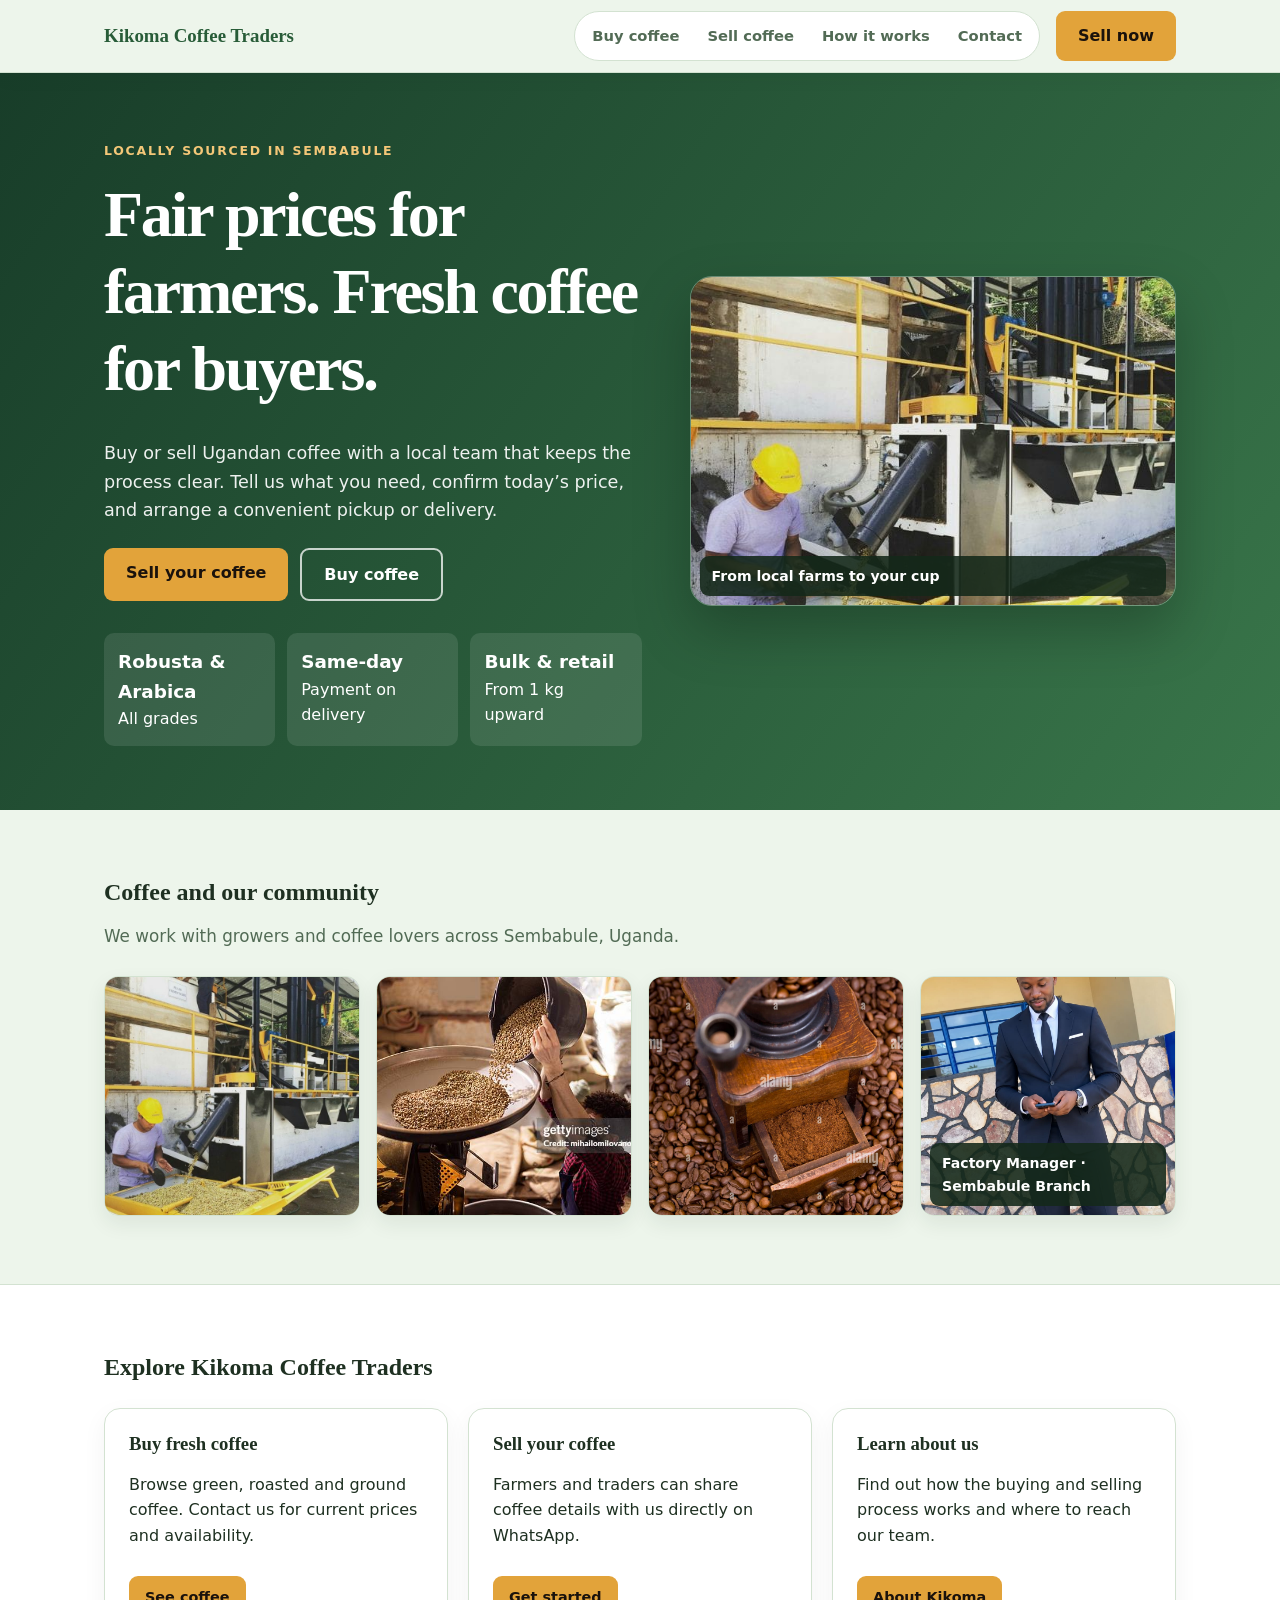
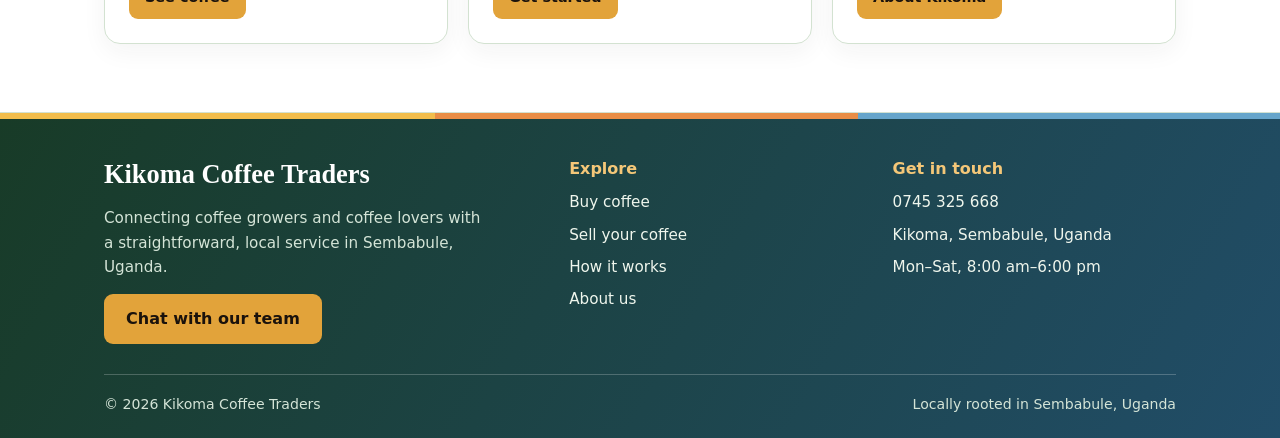
<file: index.html>
<!DOCTYPE html>
<html lang="en">
<head>
<meta charset="utf-8">
<meta name="viewport" content="width=device-width, initial-scale=1">
<meta name="description" content="Buy and sell Ugandan coffee with Kikoma Coffee Traders in Sembabule.">
<title>Kikoma Coffee Traders | Sembabule, Uganda</title>
<link rel="stylesheet" href="styles.css">
</head>
<body>
<header><div class="wrap"><nav aria-label="Main navigation">
<a class="logo" href="index.html">Kikoma Coffee Traders</a>
<ul><li><a href="buy.html">Buy coffee</a></li><li><a href="sell.html">Sell coffee</a></li><li><a href="how-it-works.html">How it works</a></li><li><a href="contact.html">Contact</a></li></ul>
<a class="btn" href="sell.html">Sell now</a>
</nav></div></header>
<main>
<div class="hero"><div class="wrap">
<div class="hero-copy"><span class="eyebrow">Locally sourced in Sembabule</span>
<h1>Fair prices for farmers. Fresh coffee for buyers.</h1>
<p>Buy or sell Ugandan coffee with a local team that keeps the process clear. Tell us what you need, confirm today’s price, and arrange a convenient pickup or delivery.</p>
<div class="cta"><a class="btn" href="sell.html">Sell your coffee</a><a class="btn alt" href="buy.html">Buy coffee</a></div>
<div class="stats"><div><b>Robusta &amp; Arabica</b>All grades</div><div><b>Same-day</b>Payment on delivery</div><div><b>Bulk &amp; retail</b>From 1 kg upward</div></div>
</div>
<figure class="hero-photo"><img src="jkk.jpg" alt="Coffee beans being handled during processing"><figcaption>From local farms to your cup</figcaption></figure>
</div></div>
<section aria-label="Coffee and our community"><div class="wrap">
<h2>Coffee and our community</h2><p class="sub">We work with growers and coffee lovers across Sembabule, Uganda.</p>
<div class="gallery">
<img src="jkk.jpg" alt="Coffee being processed at a local facility" loading="lazy">
<img src="hgmn.jpg" alt="Coffee beans being sorted" loading="lazy">
<img src="hii.jpg" alt="Traditional coffee grinder surrounded by coffee beans" loading="lazy">
<figure><img src="htyu.jpg" alt="Kikoma Coffee Traders factory manager in Sembabule" loading="lazy"><figcaption>Factory Manager · Sembabule Branch</figcaption></figure>
</div></div></section>
<section class="alt-bg"><div class="wrap"><h2>Explore Kikoma Coffee Traders</h2>
<div class="grid">
<div class="card"><h3>Buy fresh coffee</h3><p>Browse green, roasted and ground coffee. Contact us for current prices and availability.</p><a class="btn" href="buy.html">See coffee</a></div>
<div class="card"><h3>Sell your coffee</h3><p>Farmers and traders can share coffee details with us directly on WhatsApp.</p><a class="btn" href="sell.html">Get started</a></div>
<div class="card"><h3>Learn about us</h3><p>Find out how the buying and selling process works and where to reach our team.</p><a class="btn" href="about.html">About Kikoma</a></div>
</div></div></section>
</main>
<footer><div class="wrap"><div class="footer-main">
<div class="footer-brand"><h2>Kikoma Coffee Traders</h2><p>Connecting coffee growers and coffee lovers with a straightforward, local service in Sembabule, Uganda.</p><a class="btn" href="https://wa.me/256745325668">Chat with our team</a></div>
<div><h3 class="footer-title">Explore</h3><div class="footer-links"><a href="buy.html">Buy coffee</a><a href="sell.html">Sell your coffee</a><a href="how-it-works.html">How it works</a><a href="about.html">About us</a></div></div>
<div><h3 class="footer-title">Get in touch</h3><div class="footer-links"><a href="tel:+256745325668">0745 325 668</a><a href="contact.html">Kikoma, Sembabule, Uganda</a><span>Mon–Sat, 8:00 am–6:00 pm</span></div></div>
</div><div class="footer-bottom"><span>© 2026 Kikoma Coffee Traders</span><span>Locally rooted in Sembabule, Uganda</span></div></div></footer>
</body>
</html>
</file>
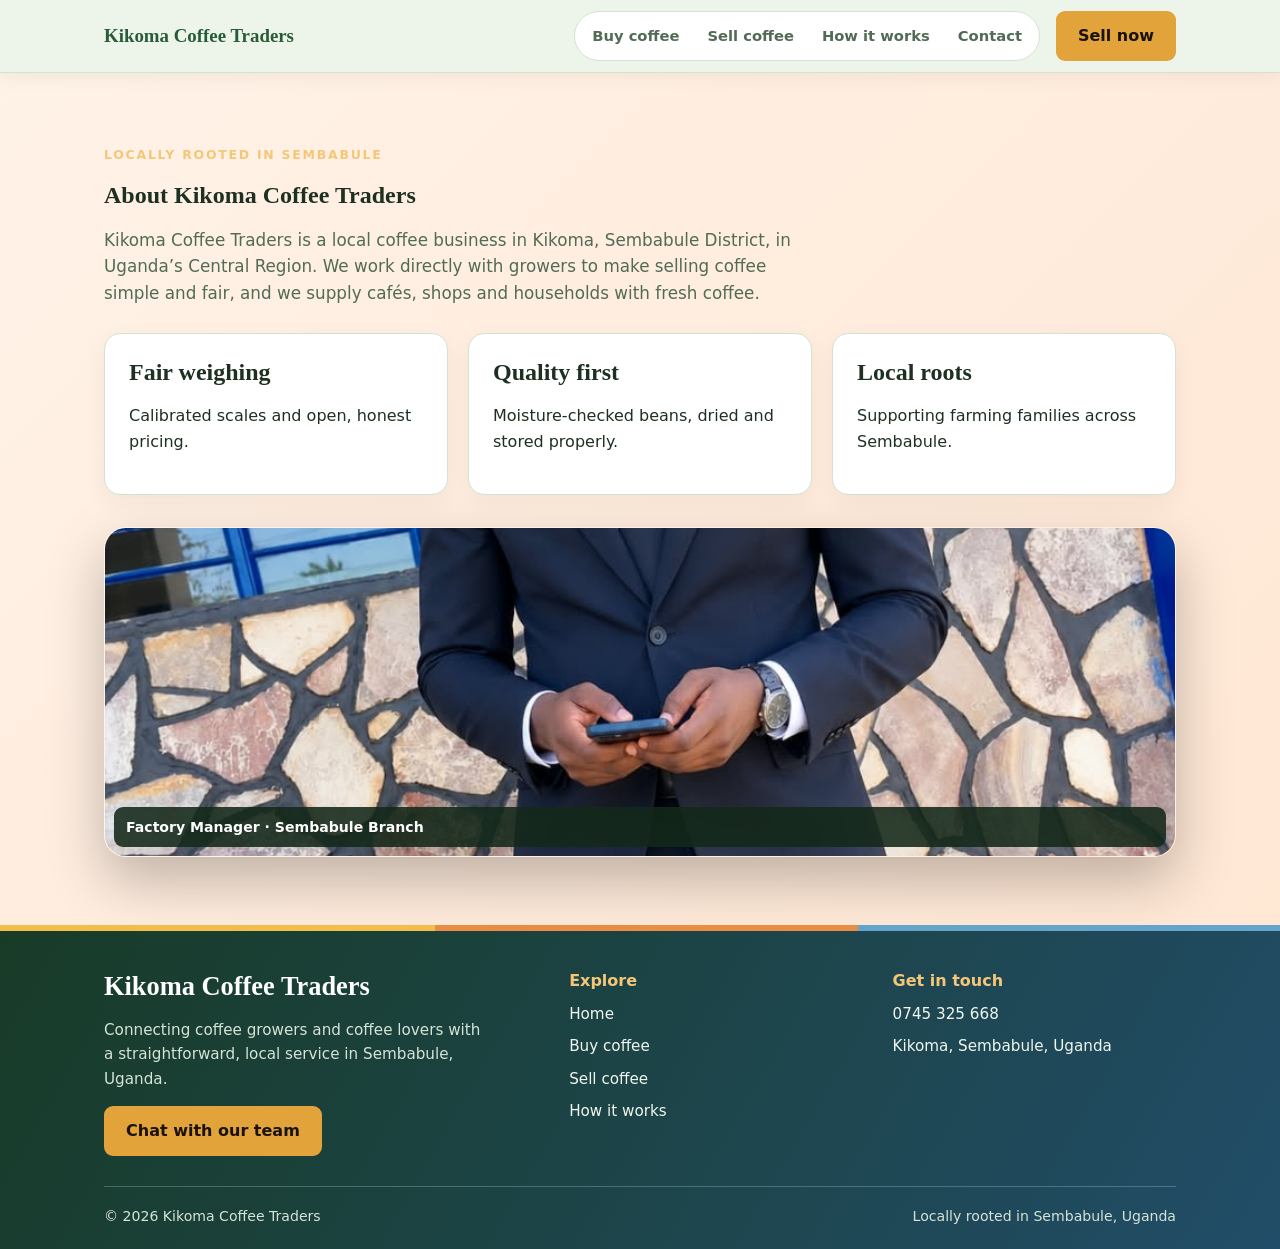
<file: about.html>
<!DOCTYPE html>
<html lang="en">
<head>
<meta charset="utf-8">
<meta name="viewport" content="width=device-width, initial-scale=1">
<title>About Us | Kikoma Coffee Traders</title>
<link rel="stylesheet" href="styles.css">
</head>
<body>
<header><div class="wrap"><nav aria-label="Main navigation">
<a class="logo" href="index.html">Kikoma Coffee Traders</a>
<ul><li><a href="buy.html">Buy coffee</a></li><li><a href="sell.html">Sell coffee</a></li><li><a href="how-it-works.html">How it works</a></li><li><a href="contact.html">Contact</a></li></ul>
<a class="btn" href="sell.html">Sell now</a>
</nav></div></header>
<main><section class="tint-about"><div class="wrap">
<span class="eyebrow">Locally rooted in Sembabule</span><h1>About Kikoma Coffee Traders</h1>
<p class="sub">Kikoma Coffee Traders is a local coffee business in Kikoma, Sembabule District, in Uganda’s Central Region. We work directly with growers to make selling coffee simple and fair, and we supply cafés, shops and households with fresh coffee.</p>
<div class="grid">
<article class="card"><h2>Fair weighing</h2><p>Calibrated scales and open, honest pricing.</p></article>
<article class="card"><h2>Quality first</h2><p>Moisture-checked beans, dried and stored properly.</p></article>
<article class="card"><h2>Local roots</h2><p>Supporting farming families across Sembabule.</p></article>
</div>
<figure class="hero-photo" style="margin-top:32px"><img src="htyu.jpg" alt="Kikoma Coffee Traders factory manager in Sembabule"><figcaption>Factory Manager · Sembabule Branch</figcaption></figure>
</div></section></main>
<footer><div class="wrap"><div class="footer-main"><div class="footer-brand"><h2>Kikoma Coffee Traders</h2><p>Connecting coffee growers and coffee lovers with a straightforward, local service in Sembabule, Uganda.</p><a class="btn" href="https://wa.me/256745325668">Chat with our team</a></div><div><h3 class="footer-title">Explore</h3><div class="footer-links"><a href="index.html">Home</a><a href="buy.html">Buy coffee</a><a href="sell.html">Sell coffee</a><a href="how-it-works.html">How it works</a></div></div><div><h3 class="footer-title">Get in touch</h3><div class="footer-links"><a href="tel:+256745325668">0745 325 668</a><a href="contact.html">Kikoma, Sembabule, Uganda</a></div></div></div><div class="footer-bottom"><span>© 2026 Kikoma Coffee Traders</span><span>Locally rooted in Sembabule, Uganda</span></div></div></footer>
</body>
</html>
</file>
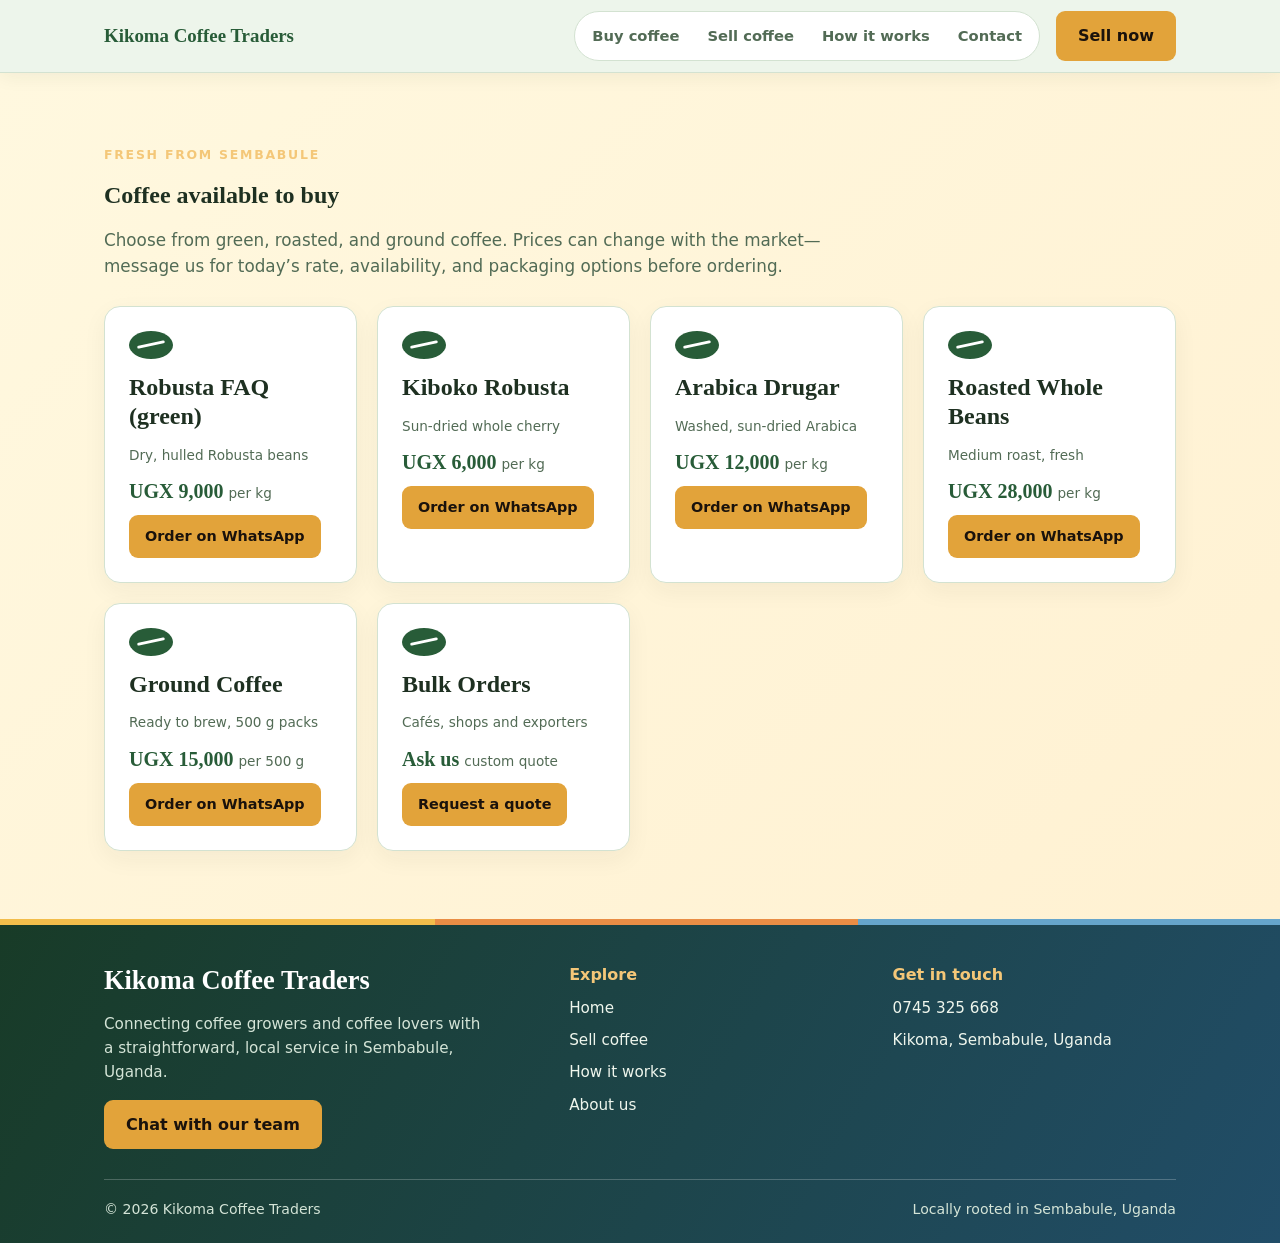
<file: buy.html>
<!DOCTYPE html>
<html lang="en">
<head>
<meta charset="utf-8">
<meta name="viewport" content="width=device-width, initial-scale=1">
<title>Buy Coffee | Kikoma Coffee Traders</title>
<link rel="stylesheet" href="styles.css">
</head>
<body>
<header><div class="wrap"><nav aria-label="Main navigation">
<a class="logo" href="index.html">Kikoma Coffee Traders</a>
<ul><li><a href="buy.html" aria-current="page">Buy coffee</a></li><li><a href="sell.html">Sell coffee</a></li><li><a href="how-it-works.html">How it works</a></li><li><a href="contact.html">Contact</a></li></ul>
<a class="btn" href="sell.html">Sell now</a>
</nav></div></header>
<main><section class="tint-buy"><div class="wrap">
<span class="eyebrow">Fresh from Sembabule</span><h1>Coffee available to buy</h1>
<p class="sub">Choose from green, roasted, and ground coffee. Prices can change with the market—message us for today’s rate, availability, and packaging options before ordering.</p>
<div class="grid">
<article class="card"><div class="bean"></div><h2>Robusta FAQ (green)</h2><p class="note">Dry, hulled Robusta beans</p><div class="price">UGX 9,000 <small>per kg</small></div><a class="btn" href="https://wa.me/256745325668?text=Hello%2C%20I%20would%20like%20to%20buy%3A%20Robusta%20FAQ%20%28green%29">Order on WhatsApp</a></article>
<article class="card"><div class="bean"></div><h2>Kiboko Robusta</h2><p class="note">Sun-dried whole cherry</p><div class="price">UGX 6,000 <small>per kg</small></div><a class="btn" href="https://wa.me/256745325668?text=Hello%2C%20I%20would%20like%20to%20buy%3A%20Kiboko%20Robusta">Order on WhatsApp</a></article>
<article class="card"><div class="bean"></div><h2>Arabica Drugar</h2><p class="note">Washed, sun-dried Arabica</p><div class="price">UGX 12,000 <small>per kg</small></div><a class="btn" href="https://wa.me/256745325668?text=Hello%2C%20I%20would%20like%20to%20buy%3A%20Arabica%20Drugar">Order on WhatsApp</a></article>
<article class="card"><div class="bean"></div><h2>Roasted Whole Beans</h2><p class="note">Medium roast, fresh</p><div class="price">UGX 28,000 <small>per kg</small></div><a class="btn" href="https://wa.me/256745325668?text=Hello%2C%20I%20would%20like%20to%20buy%3A%20Roasted%20Whole%20Beans">Order on WhatsApp</a></article>
<article class="card"><div class="bean"></div><h2>Ground Coffee</h2><p class="note">Ready to brew, 500 g packs</p><div class="price">UGX 15,000 <small>per 500 g</small></div><a class="btn" href="https://wa.me/256745325668?text=Hello%2C%20I%20would%20like%20to%20buy%3A%20Ground%20Coffee">Order on WhatsApp</a></article>
<article class="card"><div class="bean"></div><h2>Bulk Orders</h2><p class="note">Cafés, shops and exporters</p><div class="price">Ask us <small>custom quote</small></div><a class="btn" href="https://wa.me/256745325668?text=Hello%2C%20I%20would%20like%20to%20buy%3A%20Bulk%20Orders">Request a quote</a></article>
</div></div></section></main>
<footer><div class="wrap"><div class="footer-main"><div class="footer-brand"><h2>Kikoma Coffee Traders</h2><p>Connecting coffee growers and coffee lovers with a straightforward, local service in Sembabule, Uganda.</p><a class="btn" href="https://wa.me/256745325668">Chat with our team</a></div><div><h3 class="footer-title">Explore</h3><div class="footer-links"><a href="index.html">Home</a><a href="sell.html">Sell coffee</a><a href="how-it-works.html">How it works</a><a href="about.html">About us</a></div></div><div><h3 class="footer-title">Get in touch</h3><div class="footer-links"><a href="tel:+256745325668">0745 325 668</a><a href="contact.html">Kikoma, Sembabule, Uganda</a></div></div></div><div class="footer-bottom"><span>© 2026 Kikoma Coffee Traders</span><span>Locally rooted in Sembabule, Uganda</span></div></div></footer>
</body>
</html>
</file>
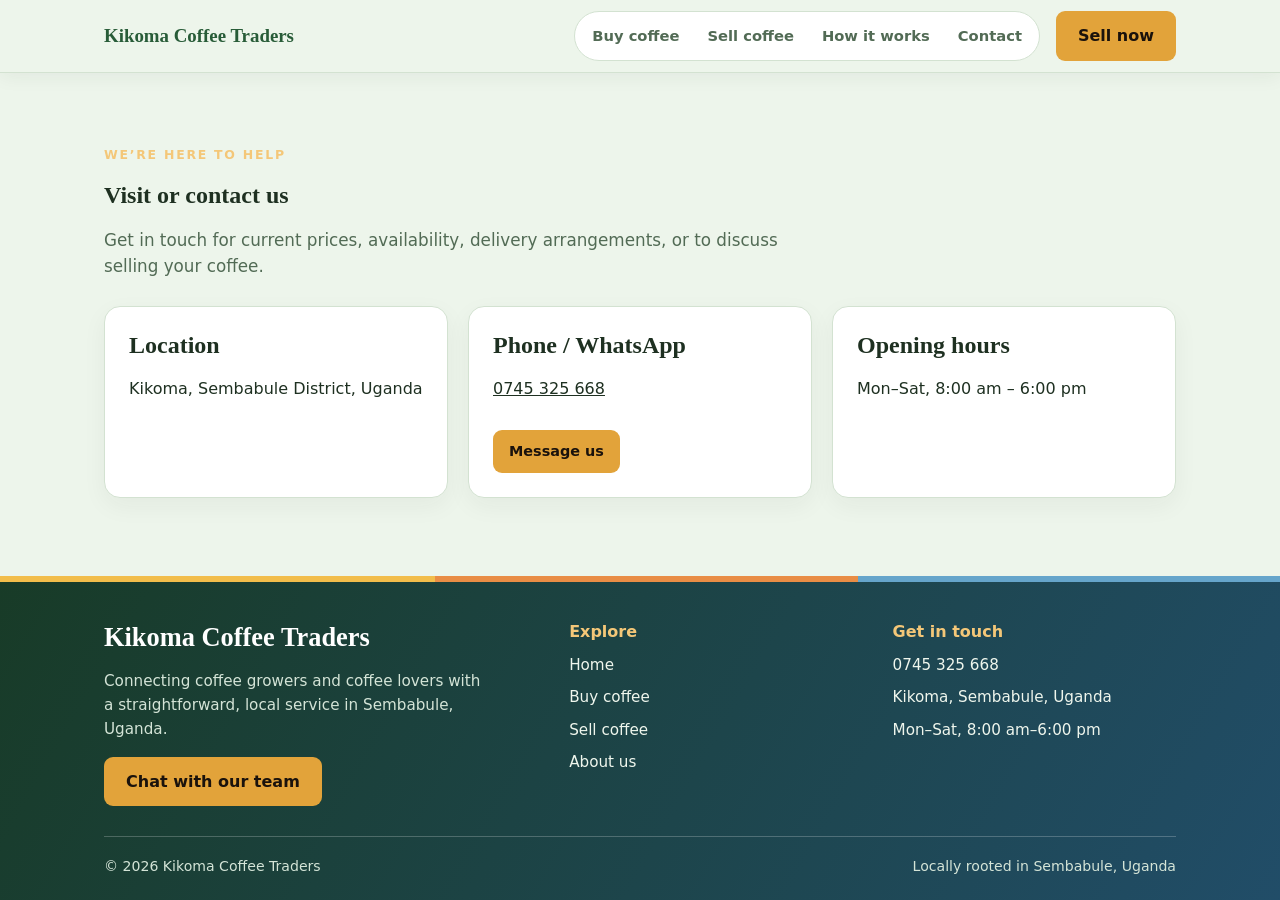
<file: contact.html>
<!DOCTYPE html>
<html lang="en">
<head>
<meta charset="utf-8">
<meta name="viewport" content="width=device-width, initial-scale=1">
<title>Contact | Kikoma Coffee Traders</title>
<link rel="stylesheet" href="styles.css">
</head>
<body>
<header><div class="wrap"><nav aria-label="Main navigation">
<a class="logo" href="index.html">Kikoma Coffee Traders</a>
<ul><li><a href="buy.html">Buy coffee</a></li><li><a href="sell.html">Sell coffee</a></li><li><a href="how-it-works.html">How it works</a></li><li><a href="contact.html" aria-current="page">Contact</a></li></ul>
<a class="btn" href="sell.html">Sell now</a>
</nav></div></header>
<main><section><div class="wrap">
<span class="eyebrow">We’re here to help</span><h1>Visit or contact us</h1>
<p class="sub">Get in touch for current prices, availability, delivery arrangements, or to discuss selling your coffee.</p>
<div class="grid">
<article class="card"><h2>Location</h2><p>Kikoma, Sembabule District, Uganda</p></article>
<article class="card"><h2>Phone / WhatsApp</h2><p><a href="tel:+256745325668">0745 325 668</a></p><a class="btn" href="https://wa.me/256745325668?text=Hello%2C%20I%20would%20like%20to%20ask%20about%20your%20coffee.">Message us</a></article>
<article class="card"><h2>Opening hours</h2><p>Mon–Sat, 8:00 am – 6:00 pm</p></article>
</div></div></section></main>
<footer><div class="wrap"><div class="footer-main"><div class="footer-brand"><h2>Kikoma Coffee Traders</h2><p>Connecting coffee growers and coffee lovers with a straightforward, local service in Sembabule, Uganda.</p><a class="btn" href="https://wa.me/256745325668">Chat with our team</a></div><div><h3 class="footer-title">Explore</h3><div class="footer-links"><a href="index.html">Home</a><a href="buy.html">Buy coffee</a><a href="sell.html">Sell coffee</a><a href="about.html">About us</a></div></div><div><h3 class="footer-title">Get in touch</h3><div class="footer-links"><a href="tel:+256745325668">0745 325 668</a><a>Kikoma, Sembabule, Uganda</a><span>Mon–Sat, 8:00 am–6:00 pm</span></div></div></div><div class="footer-bottom"><span>© 2026 Kikoma Coffee Traders</span><span>Locally rooted in Sembabule, Uganda</span></div></div></footer>
</body>
</html>
</file>
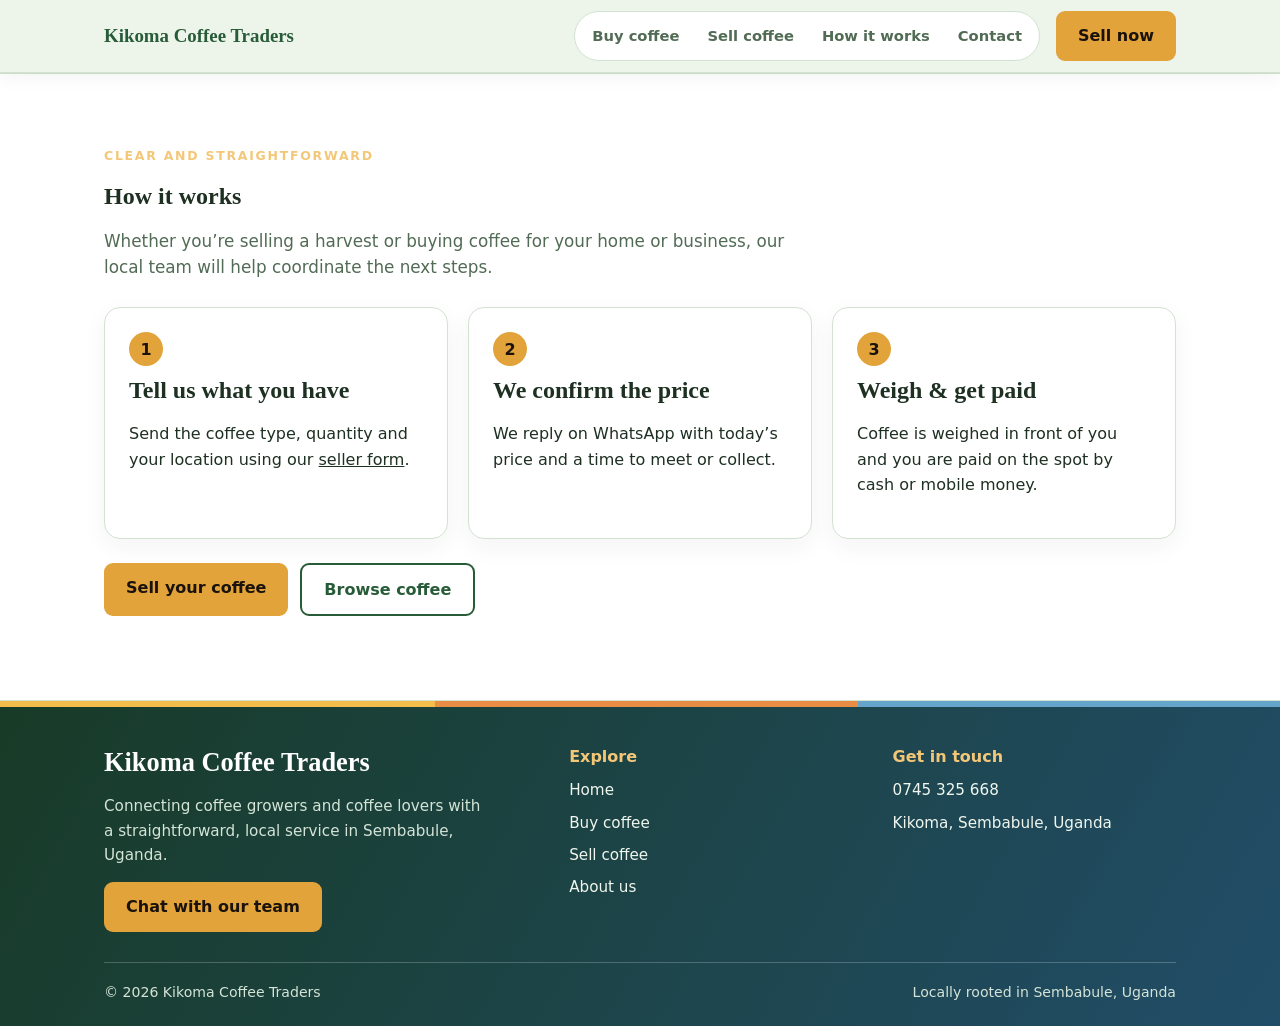
<file: how-it-works.html>
<!DOCTYPE html>
<html lang="en">
<head>
<meta charset="utf-8">
<meta name="viewport" content="width=device-width, initial-scale=1">
<title>How It Works | Kikoma Coffee Traders</title>
<link rel="stylesheet" href="styles.css">
</head>
<body>
<header><div class="wrap"><nav aria-label="Main navigation">
<a class="logo" href="index.html">Kikoma Coffee Traders</a>
<ul><li><a href="buy.html">Buy coffee</a></li><li><a href="sell.html">Sell coffee</a></li><li><a href="how-it-works.html" aria-current="page">How it works</a></li><li><a href="contact.html">Contact</a></li></ul>
<a class="btn" href="sell.html">Sell now</a>
</nav></div></header>
<main><section class="alt-bg"><div class="wrap">
<span class="eyebrow">Clear and straightforward</span><h1>How it works</h1>
<p class="sub">Whether you’re selling a harvest or buying coffee for your home or business, our local team will help coordinate the next steps.</p>
<div class="grid steps">
<article class="card"><h2>Tell us what you have</h2><p>Send the coffee type, quantity and your location using our <a href="sell.html">seller form</a>.</p></article>
<article class="card"><h2>We confirm the price</h2><p>We reply on WhatsApp with today’s price and a time to meet or collect.</p></article>
<article class="card"><h2>Weigh &amp; get paid</h2><p>Coffee is weighed in front of you and you are paid on the spot by cash or mobile money.</p></article>
</div>
<p class="cta"><a class="btn" href="sell.html">Sell your coffee</a><a class="btn alt" href="buy.html">Browse coffee</a></p>
</div></section></main>
<footer><div class="wrap"><div class="footer-main"><div class="footer-brand"><h2>Kikoma Coffee Traders</h2><p>Connecting coffee growers and coffee lovers with a straightforward, local service in Sembabule, Uganda.</p><a class="btn" href="https://wa.me/256745325668">Chat with our team</a></div><div><h3 class="footer-title">Explore</h3><div class="footer-links"><a href="index.html">Home</a><a href="buy.html">Buy coffee</a><a href="sell.html">Sell coffee</a><a href="about.html">About us</a></div></div><div><h3 class="footer-title">Get in touch</h3><div class="footer-links"><a href="tel:+256745325668">0745 325 668</a><a href="contact.html">Kikoma, Sembabule, Uganda</a></div></div></div><div class="footer-bottom"><span>© 2026 Kikoma Coffee Traders</span><span>Locally rooted in Sembabule, Uganda</span></div></div></footer>
</body>
</html>
</file>
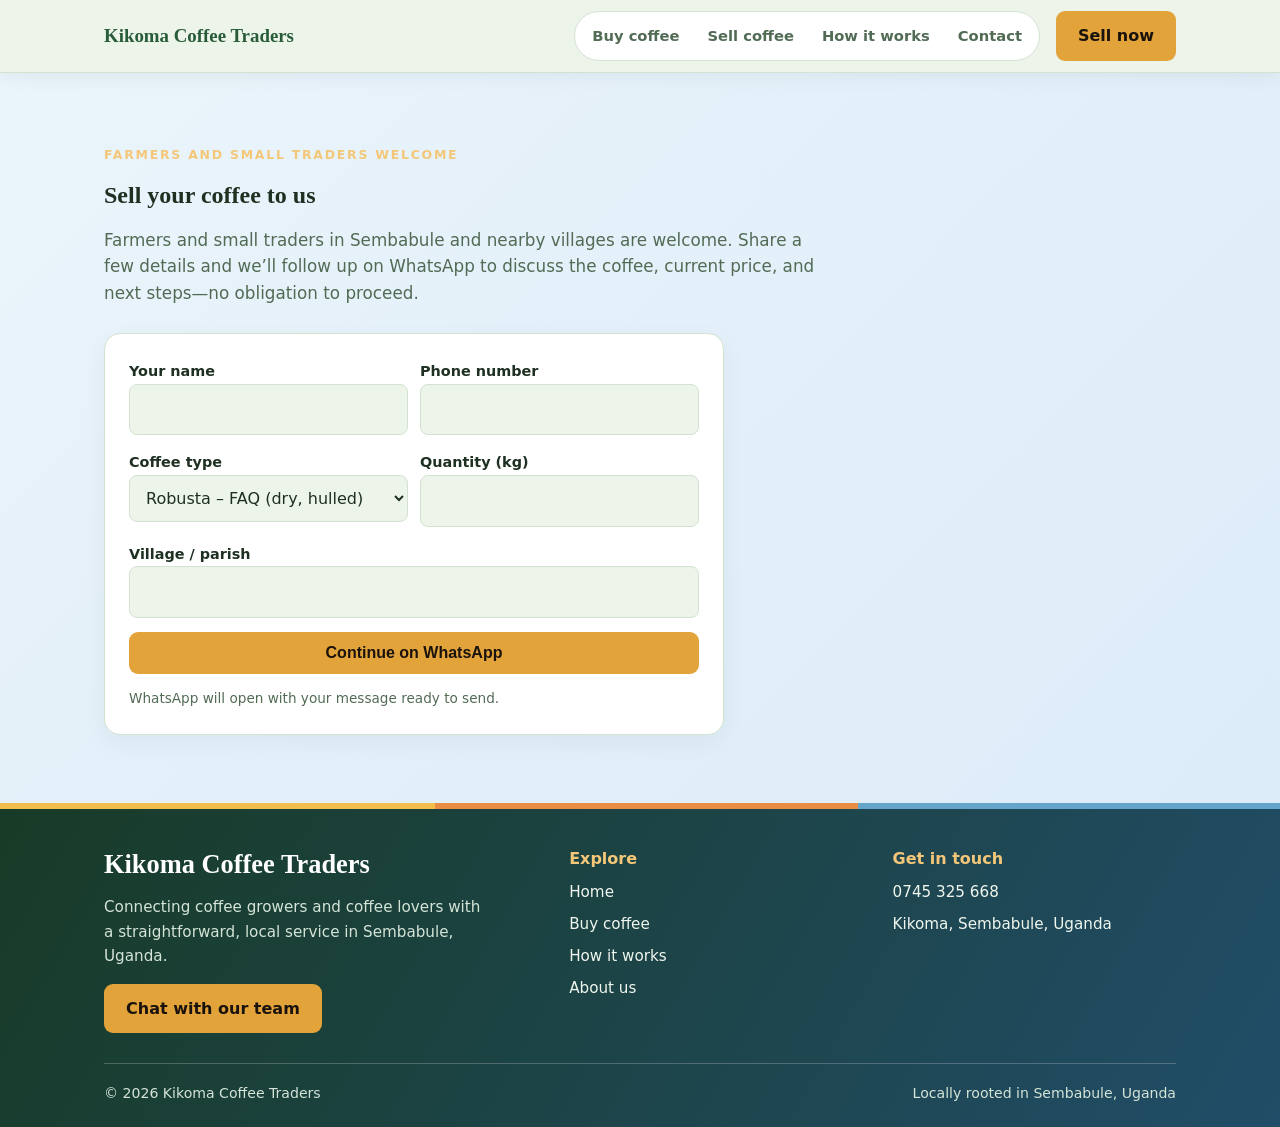
<file: sell.html>
<!DOCTYPE html>
<html lang="en">
<head>
<meta charset="utf-8">
<meta name="viewport" content="width=device-width, initial-scale=1">
<title>Sell Your Coffee | Kikoma Coffee Traders</title>
<link rel="stylesheet" href="styles.css">
</head>
<body>
<header><div class="wrap"><nav aria-label="Main navigation">
<a class="logo" href="index.html">Kikoma Coffee Traders</a>
<ul><li><a href="buy.html">Buy coffee</a></li><li><a href="sell.html" aria-current="page">Sell coffee</a></li><li><a href="how-it-works.html">How it works</a></li><li><a href="contact.html">Contact</a></li></ul>
<a class="btn" href="sell.html">Sell now</a>
</nav></div></header>
<main><section class="tint-sell"><div class="wrap">
<span class="eyebrow">Farmers and small traders welcome</span><h1>Sell your coffee to us</h1>
<p class="sub">Farmers and small traders in Sembabule and nearby villages are welcome. Share a few details and we’ll follow up on WhatsApp to discuss the coffee, current price, and next steps—no obligation to proceed.</p>
<form id="sellForm">
<div class="two"><div><label for="name">Your name</label><input id="name" name="name" autocomplete="name" required></div><div><label for="phone">Phone number</label><input id="phone" name="phone" type="tel" autocomplete="tel" required></div></div>
<div class="two"><div><label for="type">Coffee type</label><select id="type" name="type"><option>Robusta – FAQ (dry, hulled)</option><option>Robusta – Kiboko (dried cherry)</option><option>Arabica – Drugar</option><option>Arabica – Parchment</option><option>Roasted / ground coffee</option></select></div>
<div><label for="quantity">Quantity (kg)</label><input id="quantity" name="quantity" type="number" min="1" required></div></div>
<div><label for="village">Village / parish</label><input id="village" name="village" autocomplete="address-level2"></div>
<button class="btn" type="submit">Continue on WhatsApp</button>
<span class="note">WhatsApp will open with your message ready to send.</span>
</form></div></section></main>
<footer><div class="wrap"><div class="footer-main"><div class="footer-brand"><h2>Kikoma Coffee Traders</h2><p>Connecting coffee growers and coffee lovers with a straightforward, local service in Sembabule, Uganda.</p><a class="btn" href="https://wa.me/256745325668">Chat with our team</a></div><div><h3 class="footer-title">Explore</h3><div class="footer-links"><a href="index.html">Home</a><a href="buy.html">Buy coffee</a><a href="how-it-works.html">How it works</a><a href="about.html">About us</a></div></div><div><h3 class="footer-title">Get in touch</h3><div class="footer-links"><a href="tel:+256745325668">0745 325 668</a><a href="contact.html">Kikoma, Sembabule, Uganda</a></div></div></div><div class="footer-bottom"><span>© 2026 Kikoma Coffee Traders</span><span>Locally rooted in Sembabule, Uganda</span></div></div></footer>
<script>
document.getElementById("sellForm").addEventListener("submit",function(event){
event.preventDefault();
var form=new FormData(event.currentTarget);
var message="Hello, I want to sell coffee.\nName: "+form.get("name")+"\nPhone: "+form.get("phone")+"\nType: "+form.get("type")+"\nQuantity: "+form.get("quantity")+" kg\nVillage: "+form.get("village");
window.open("https://wa.me/256745325668?text="+encodeURIComponent(message),"_blank","noopener");
});
</script>
</body>
</html>
</file>
<file: styles.css>
:root{--bg:#edf5eb;--surface:#fff;--text:#1e3021;--muted:#526b55;--brand:#285c38;--accent:#e2a33a;--line:#d3e2d1;box-sizing:border-box;color-scheme:light}
:root[data-theme="dark"]{--bg:#142018;--surface:#1d2c21;--text:#e8f1e7;--muted:#b5c8b3;--brand:#91c49a;--accent:#e8ad4c;--line:#344b38;color-scheme:dark}
*{box-sizing:border-box}
html{scroll-behavior:smooth}
body{min-height:100vh;display:flex;flex-direction:column;margin:0;background:var(--bg);color:var(--text);font:16px/1.6 system-ui,-apple-system,"Segoe UI",Roboto,sans-serif}
main{flex:1}
h1,h2,h3{font-family:Georgia,"Times New Roman",serif;line-height:1.2;margin:0 0 .5em}
a{color:inherit}
.wrap{max-width:1120px;margin:auto;padding:0 24px}
header{position:sticky;top:0;z-index:5;background:var(--bg);border-bottom:1px solid var(--line);box-shadow:0 4px 18px rgba(30,48,33,.06)}
nav{display:flex;align-items:center;justify-content:space-between;gap:16px;min-height:72px}
.logo{font:700 1.18rem Georgia,serif;color:var(--brand);text-decoration:none;white-space:nowrap}
nav ul{display:flex;align-items:center;gap:4px;list-style:none;margin:0 0 0 auto;padding:5px;background:var(--surface);border:1px solid var(--line);border-radius:999px;font-size:.92rem}
nav ul a{display:block;padding:7px 12px;border-radius:999px;text-decoration:none;color:var(--muted);font-weight:600;white-space:nowrap}
nav a{text-decoration:none;color:var(--muted)}
nav a:hover,nav ul a:focus-visible{color:var(--brand)}
nav ul a:hover,nav ul a:focus-visible{background:var(--brand);color:#fff}
nav a:focus-visible,.btn:focus-visible{outline:3px solid var(--accent);outline-offset:3px}
.btn{display:inline-block;background:var(--accent);color:#1a120c;font-weight:700;padding:12px 22px;border-radius:9px;text-decoration:none;border:0;cursor:pointer;font-size:1rem}
.btn:hover{filter:brightness(.96)}
.btn.alt{background:transparent;border:2px solid var(--brand);color:var(--brand)}
.hero{background:linear-gradient(125deg,#183d29,#39764a);color:#fff;padding:64px 0}
.hero .wrap{display:grid;grid-template-columns:1.05fr .95fr;align-items:center;gap:48px}
.hero-copy{max-width:590px}
.eyebrow{display:inline-block;margin-bottom:16px;color:#f4c778;font-size:.78rem;font-weight:800;letter-spacing:.14em;text-transform:uppercase}
.hero h1{font-size:clamp(2.4rem,5vw,4rem);max-width:680px;letter-spacing:-.035em}
.hero p{max-width:560px;opacity:.92;font-size:1.1rem}
.hero .btn.alt{color:#fff;border-color:rgba(255,255,255,.75)}
.cta{display:flex;gap:12px;flex-wrap:wrap;margin-top:24px}
.hero-photo{position:relative;margin:0;min-height:300px}
.hero-photo img{display:block;width:100%;height:330px;object-fit:cover;border-radius:22px;border:1px solid rgba(255,255,255,.3);box-shadow:0 24px 55px rgba(0,0,0,.25)}
.hero-photo figcaption,.gallery figcaption{position:absolute;right:10px;bottom:10px;left:10px;padding:9px 12px;border-radius:9px;background:rgba(20,40,26,.88);color:#fff;font-size:.88rem;font-weight:700}
.stats{display:grid;grid-template-columns:repeat(auto-fit,minmax(150px,1fr));gap:12px;margin-top:32px}
.stats div{background:rgba(255,255,255,.1);padding:14px;border-radius:10px}
.stats b{display:block;font-size:1.15rem}
section{padding:68px 0}
.sub{color:var(--muted);max-width:720px;font-size:1.05rem}
.grid{display:grid;grid-template-columns:repeat(auto-fit,minmax(230px,1fr));gap:20px;margin-top:26px}
.card{background:var(--surface);border:1px solid var(--line);border-radius:16px;padding:24px;box-shadow:0 8px 24px rgba(30,48,33,.05)}
.card h3{margin-bottom:10px}
.card .btn{margin-top:12px;padding:10px 16px;font-size:.9rem}
.gallery{display:grid;grid-template-columns:repeat(auto-fit,minmax(220px,1fr));gap:16px;margin-top:26px}
.gallery figure{position:relative;margin:0}
.gallery img{display:block;width:100%;height:240px;object-fit:cover;border-radius:14px;border:1px solid var(--line);box-shadow:0 8px 20px rgba(30,48,33,.08)}
.gallery figure img{width:100%}
.bean{width:44px;height:28px;background:var(--brand);border-radius:50%;position:relative;margin-bottom:14px}
.bean:after{content:"";position:absolute;left:8px;right:8px;top:12px;height:3px;background:var(--surface);border-radius:3px;transform:rotate(-12deg)}
.price{font:700 1.25rem Georgia,serif;color:var(--brand)}
.price small{font:400 .85rem system-ui;color:var(--muted)}
.steps{counter-reset:s}
.steps .card:before{counter-increment:s;content:counter(s);display:grid;place-items:center;width:34px;height:34px;border-radius:50%;background:var(--accent);color:#1a120c;font-weight:700;margin-bottom:10px}
.alt-bg{background:var(--surface);border-block:1px solid var(--line)}
.tint-buy{background:linear-gradient(135deg,#fff8df,#fff1d2)}
.tint-sell{background:linear-gradient(135deg,#eaf4fb,#dcecf8)}
.tint-about{background:linear-gradient(135deg,#fff2e7,#ffe7d4)}
:root[data-theme="dark"] .tint-buy{background:linear-gradient(135deg,#302b1b,#30251a)}
:root[data-theme="dark"] .tint-sell{background:linear-gradient(135deg,#1d2c37,#1a2934)}
:root[data-theme="dark"] .tint-about{background:linear-gradient(135deg,#32241c,#302018)}
form{display:grid;gap:14px;max-width:620px;margin-top:26px;padding:24px;background:var(--surface);border:1px solid var(--line);border-radius:16px;box-shadow:0 8px 24px rgba(30,48,33,.05)}
label{font-size:.9rem;font-weight:600}
input,select{width:100%;padding:12px;border:1px solid var(--line);border-radius:8px;background:var(--bg);color:var(--text);font:inherit}
input:focus,select:focus{outline:3px solid var(--line);border-color:var(--brand)}
.two{display:grid;grid-template-columns:1fr 1fr;gap:12px}
.note{font-size:.85rem;color:var(--muted)}
footer{position:relative;overflow:hidden;background:linear-gradient(120deg,#183b27,#214d68);color:#eff6ed;padding:46px 0 22px;font-size:.95rem}
footer:before{content:"";position:absolute;top:0;left:0;width:100%;height:6px;background:linear-gradient(90deg,#f2bd4b 0 34%,#e98d45 34% 67%,#66a5cb 67%)}
footer .wrap{position:relative}
.footer-main{display:grid;grid-template-columns:1.5fr 1fr 1fr;gap:40px;padding-bottom:30px}
.footer-brand h2{margin-bottom:12px;color:#fff;font-size:1.65rem}
.footer-brand p{max-width:380px;color:#d4e4d7}
.footer-title{margin-bottom:12px;color:#f4c778;font:700 1rem system-ui,sans-serif}
.footer-links{display:grid;gap:8px}
.footer-links a{width:fit-content;color:#eff6ed;text-decoration:none}
.footer-links a:hover{color:#f4c778}
.footer-bottom{display:flex;justify-content:space-between;gap:12px;flex-wrap:wrap;padding-top:18px;border-top:1px solid rgba(255,255,255,.22);color:#d4e4d7;font-size:.88rem}
@media(prefers-color-scheme:dark){:root:not([data-theme="light"]){--bg:#142018;--surface:#1d2c21;--text:#e8f1e7;--muted:#b5c8b3;--brand:#91c49a;--accent:#e8ad4c;--line:#344b38;color-scheme:dark}:root:not([data-theme="light"]) .tint-buy{background:linear-gradient(135deg,#302b1b,#30251a)}:root:not([data-theme="light"]) .tint-sell{background:linear-gradient(135deg,#1d2c37,#1a2934)}:root:not([data-theme="light"]) .tint-about{background:linear-gradient(135deg,#32241c,#302018)}}
@media(max-width:860px){nav{flex-wrap:wrap;gap:8px;padding:10px 0}nav ul{order:3;width:100%;justify-content:flex-start;overflow-x:auto;border-radius:12px}.hero .wrap{grid-template-columns:1fr;gap:30px}.footer-main{grid-template-columns:1fr 1fr;gap:28px}.footer-brand{grid-column:1/-1}}
@media(max-width:560px){.wrap{padding:0 18px}nav{min-height:unset}.logo{font-size:1rem}nav>.btn{padding:9px 12px;font-size:.9rem}nav ul{font-size:.85rem}nav ul a{padding:7px 10px}.hero{padding:48px 0}.hero .wrap{gap:24px}.hero-photo,.hero-photo img{height:250px;min-height:250px}.stats{grid-template-columns:1fr}.stats div{padding:11px 14px}section{padding:52px 0}.two{grid-template-columns:1fr}form{padding:18px}.gallery{grid-template-columns:1fr 1fr}.gallery img{height:180px}.footer-main{grid-template-columns:1fr;gap:22px}.footer-brand{grid-column:auto}footer{padding-top:42px}}
</file>
